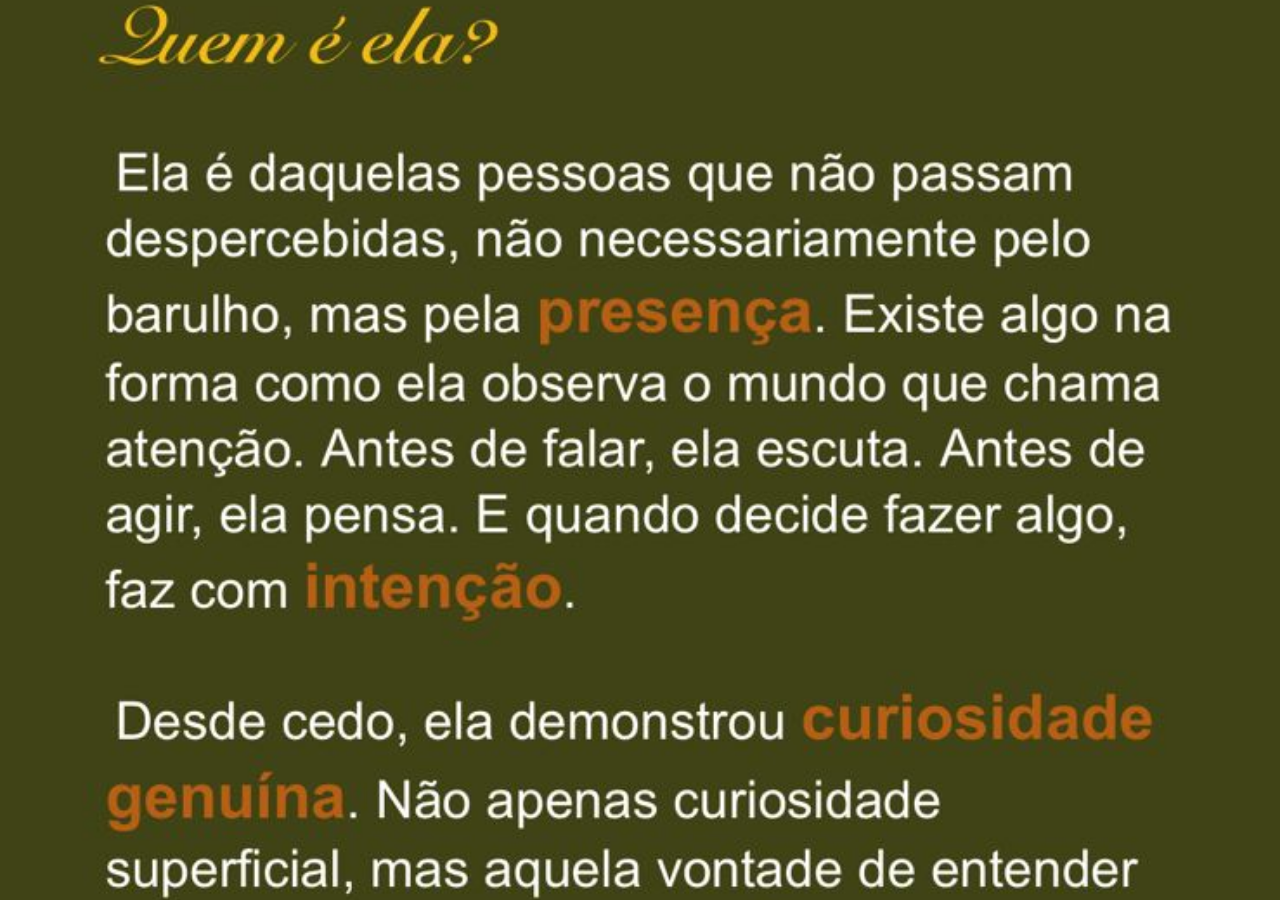
<file: blog.html>
<!DOCTYPE html>
<html lang="pt-br">
<head>
<meta charset="UTF-8">

<style>

* {
    margin: 0;
    padding: 0;
}

html, body {
    width: 100vw;
    height: 100vh;
    overflow: hidden; /
}

img {
    width: 100%;
    height: 100%;
    object-fit: cover;
     display: block;
}

</style>
</head>

<body>

    <a href="https://taylerneves.github.io/blog-dela/" target="_blank"><img src="imagens/blogdela.jpg"></a>


</body>
</html>
</file>
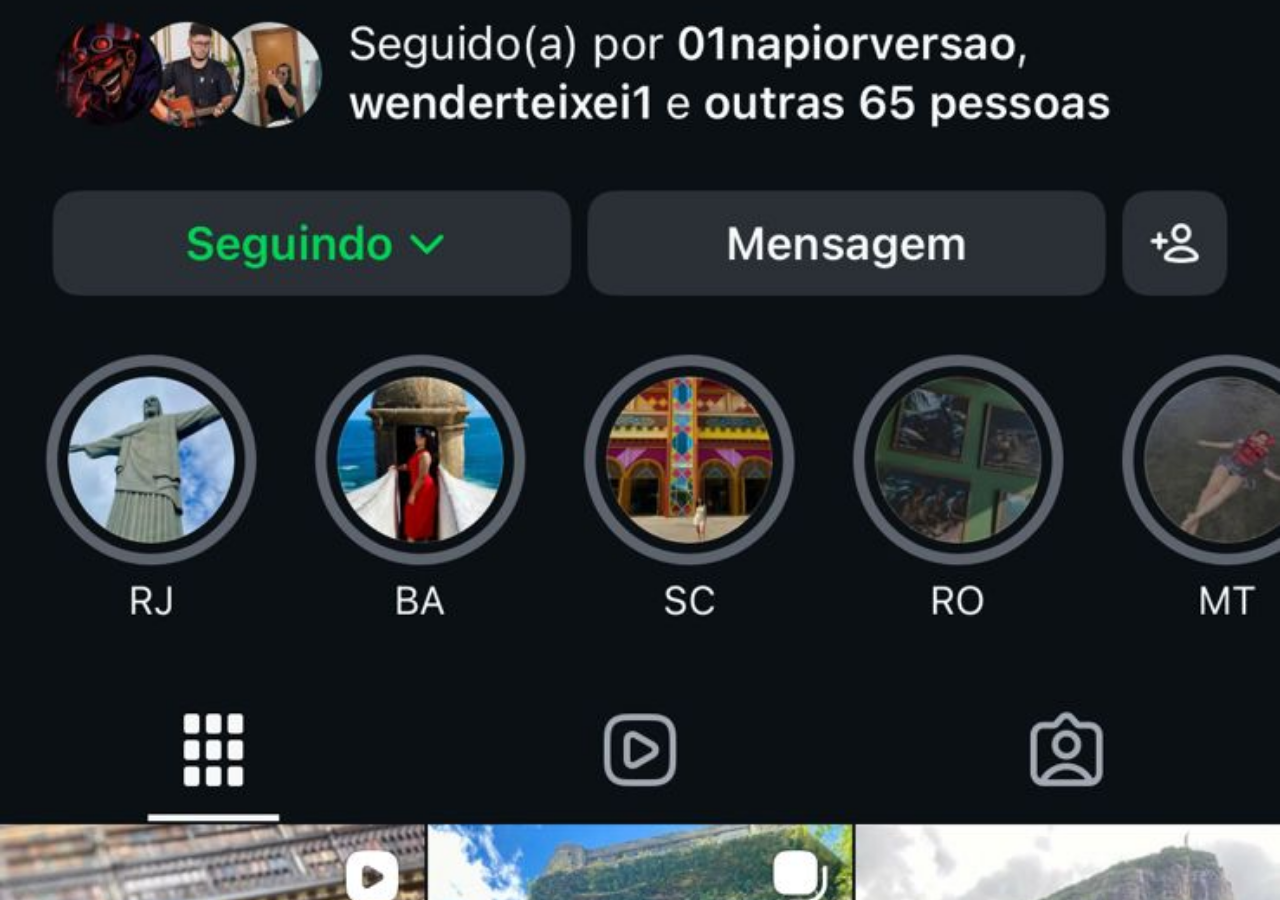
<file: home.html>
<!DOCTYPE html>
<html lang="pt-br">
<head>
<meta charset="UTF-8">

<style>

* {
    margin: 0;
    padding: 0;
}

html, body {
    width: 100vw;
    height: 100vh;
      overflow: hidden;
}

img {
    width: 100%;
    height: 100%;
    object-fit: cover;
     display: block;
}

</style>
</head>
<body>
<a href="https://www.instagram.com/isabelli_mouraa/" target="_blank"><img src="imagens/ista dela mesmo.jpg"></a>

</body>
</html>
</file>
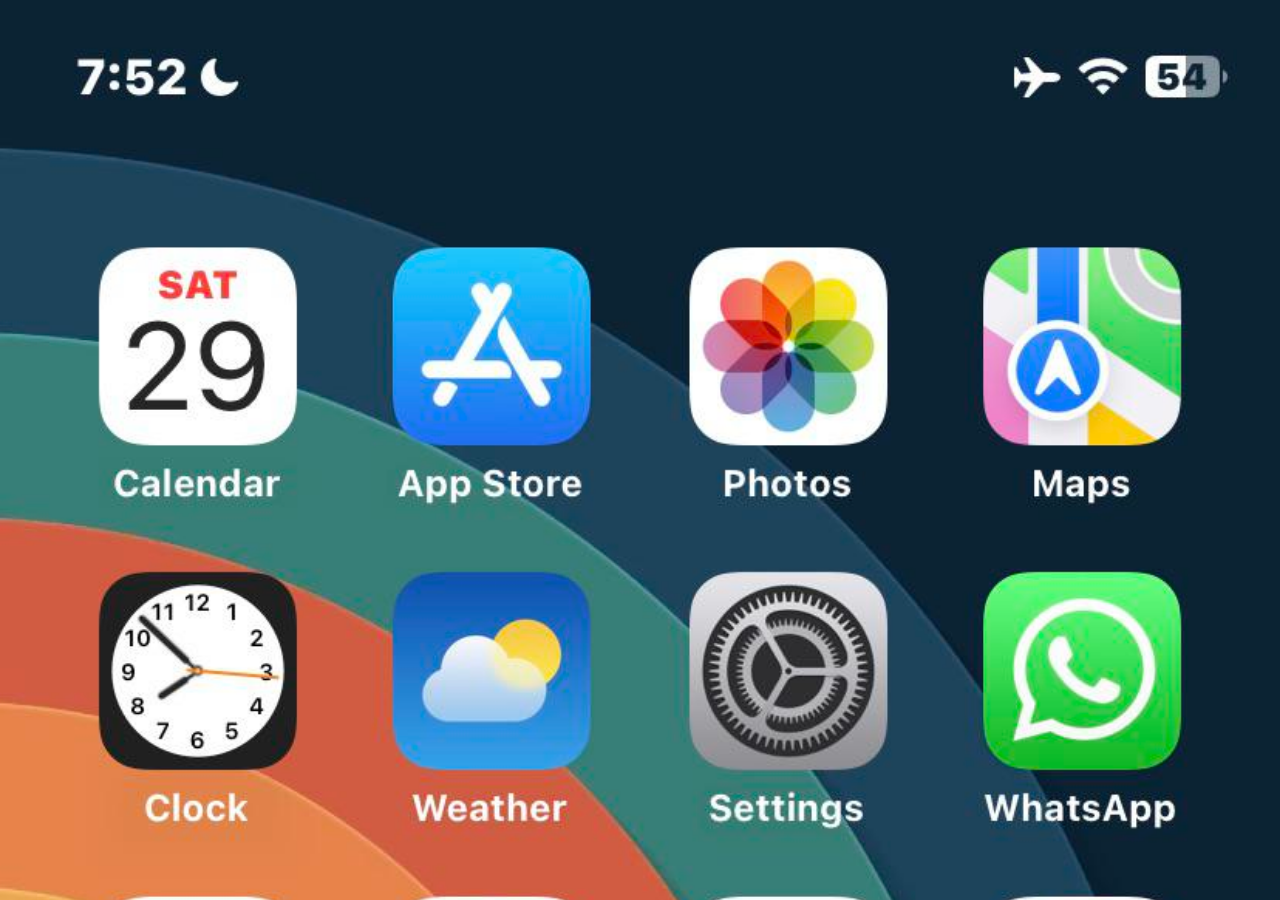
<file: homr.html>
<!DOCTYPE html>
<html lang="pt-br">
<head>
    <meta charset="UTF-8">
    <meta name="viewport" content="width=device-width, initial-scale=1.0">
    <title>Home</title>
</head>
<style>
    main{
        margin: 0px; /*Tira as iamgens*/
        height: 0px;

    }
    body { /*Aqui colocar a tema do telefone para usar o iframe*/


        /*Diferença do 100%: se fosse 100vw/100vh, cobriria toda a tela; 50% cobre metade, ocupando só um quadrante*/
        width: 50vw;
        height: 50vh;
        background-image: url(imagens/wallpaper-discoloration-on-homescreen-v0-w3qhc893tuwa1.jpg);
        background-repeat: no-repeat;
         background-color: black;
         background-size: 300px 550px;
         background-size: cover;
    }
</style>
<body>
    
</body>
</html>
</file>
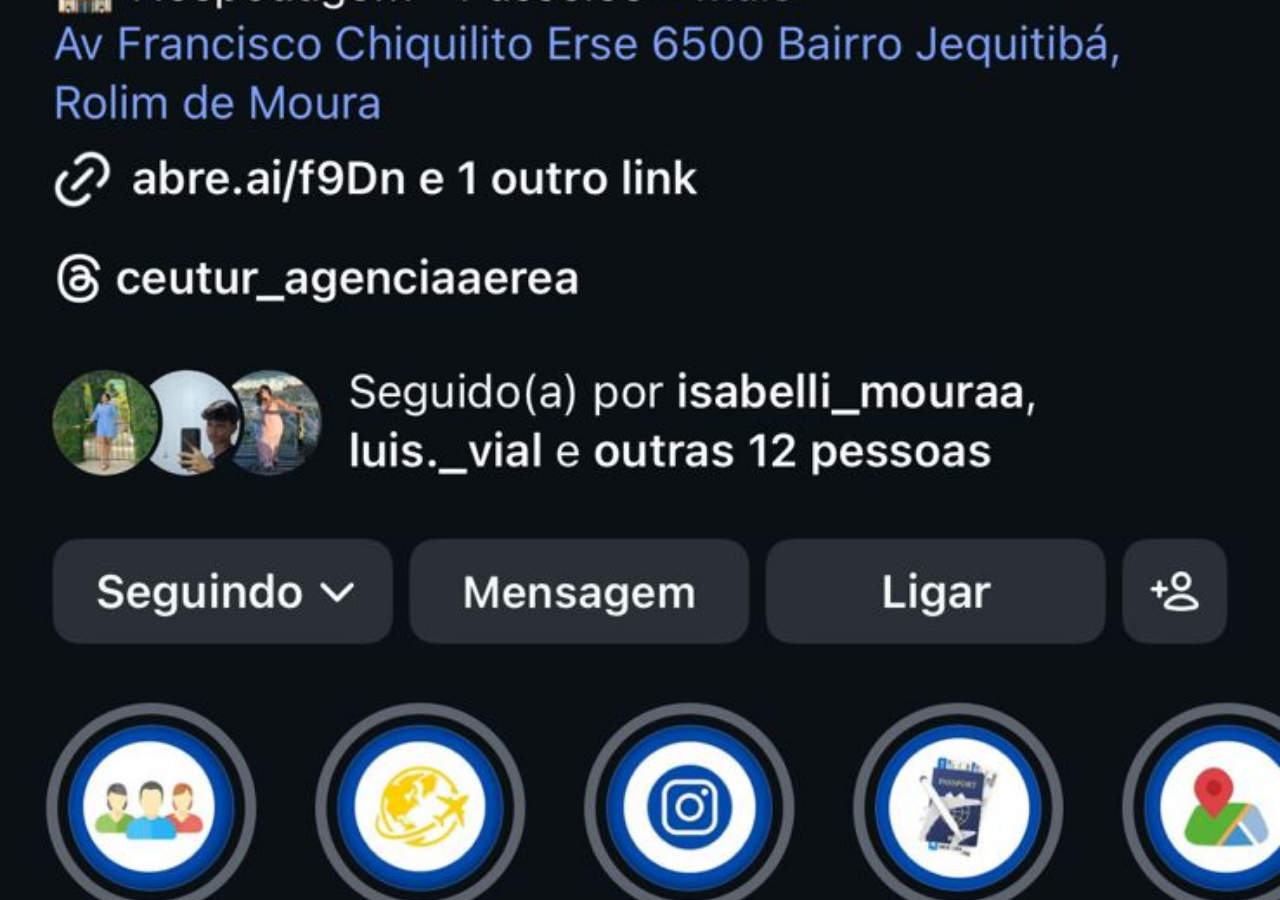
<file: insta.html>
<!DOCTYPE html>
<html lang="pt-br">
<head>
<meta charset="UTF-8">

<style>

* {
    margin: 0;
    padding: 0;
}

html, body {
    width: 100vw;
    height: 100vh;
      overflow: hidden;
}

img {
    width: 100%;
    height: 100%;
    object-fit: cover;
     display: block;
}

</style>
</head>

<body>

    <a href="https://www.instagram.com/ceutur_agenciaaerea/" target="_blank"><img src="imagens/insta dela.jpg"></a>


</body>
</html>
</file>
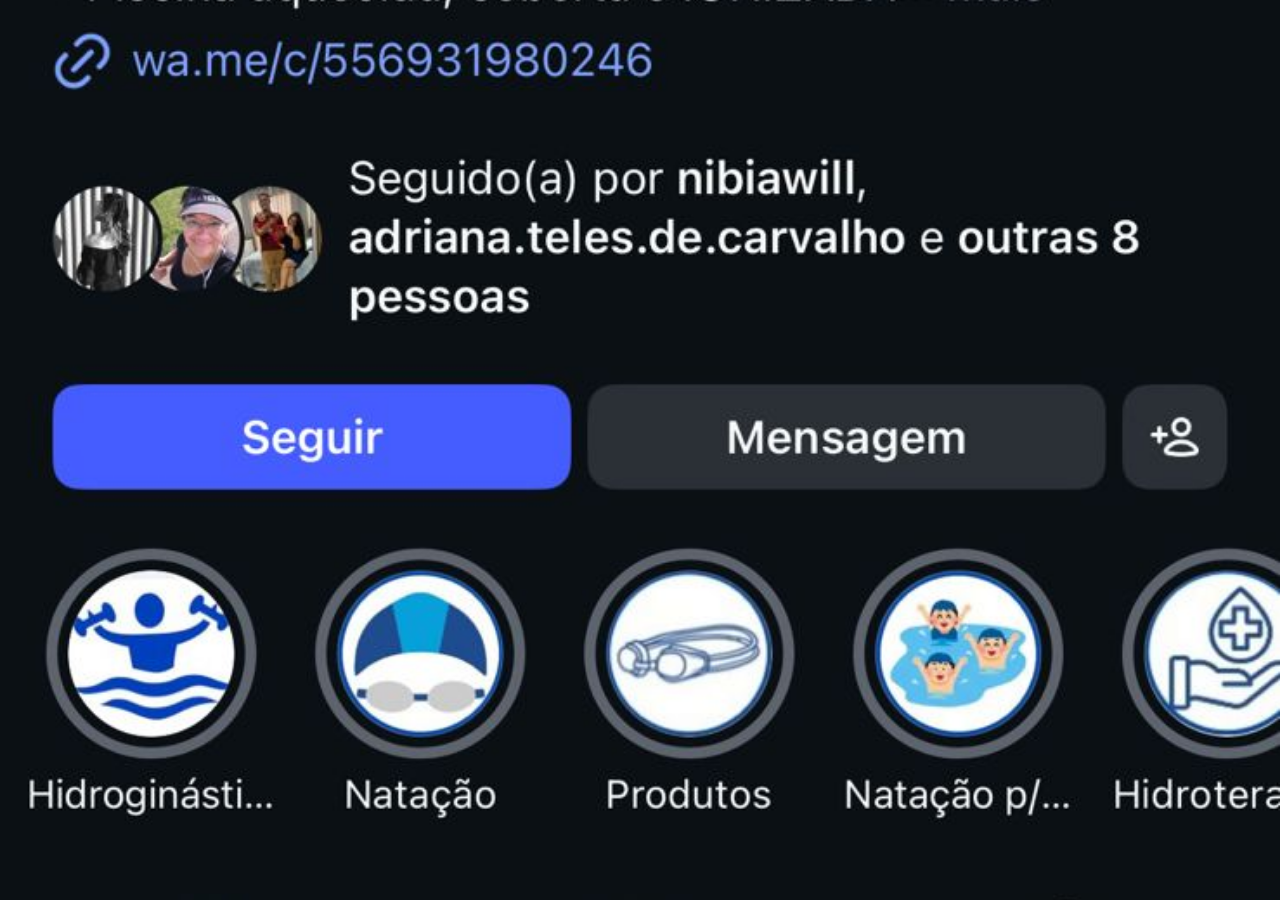
<file: trabalho.html>
<!DOCTYPE html>
<html lang="pt-br">
<head>
<meta charset="UTF-8">

<style>

* {
    margin: 0;
    padding: 0;
}

html, body {
    width: 100vw;
    height: 100vh;
      overflow: hidden;
}

img {
    width: 100%;
    height: 100%;
    object-fit: cover;
     display: block;
}

</style>
</head>

<body>

    <a href="https://www.instagram.com/acquafit2025/" target="_blank"><img src="imagens/o trabalho dela.jpg"></a>

</body>
</html>
</file>
